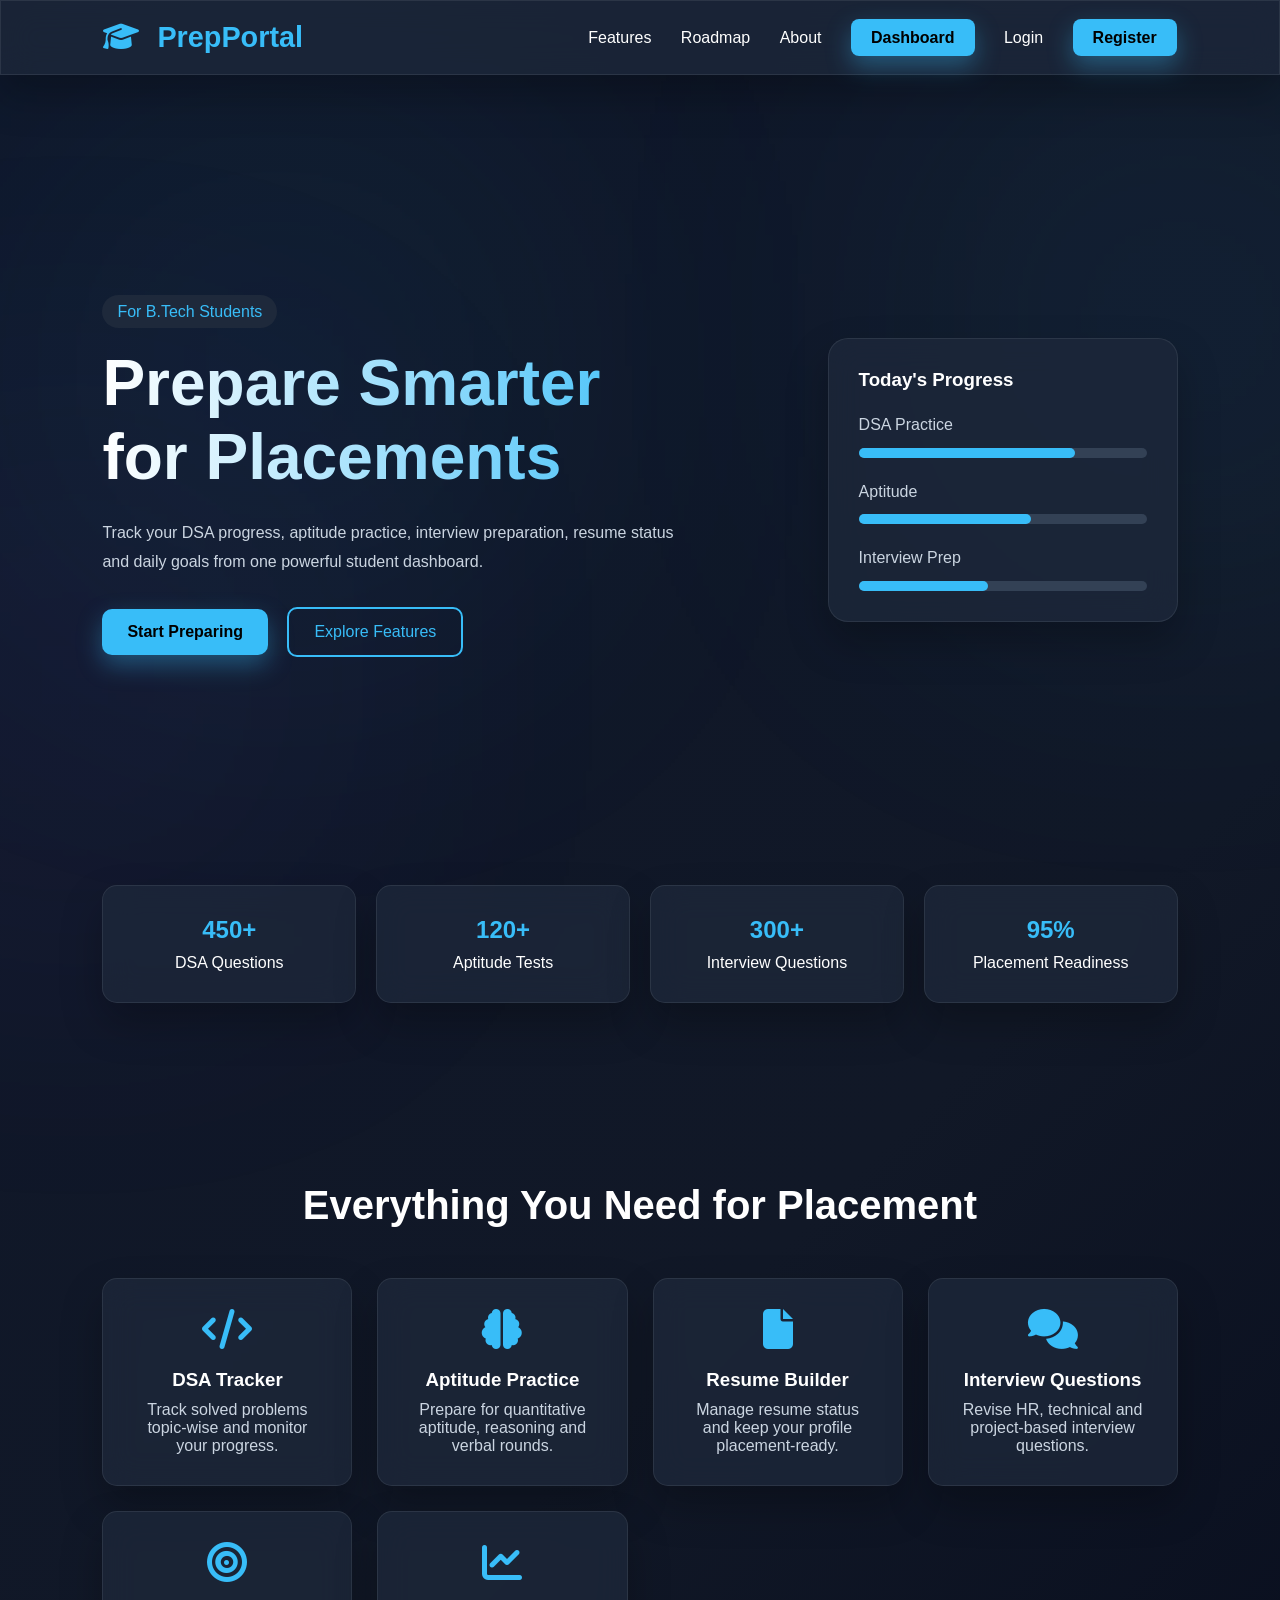
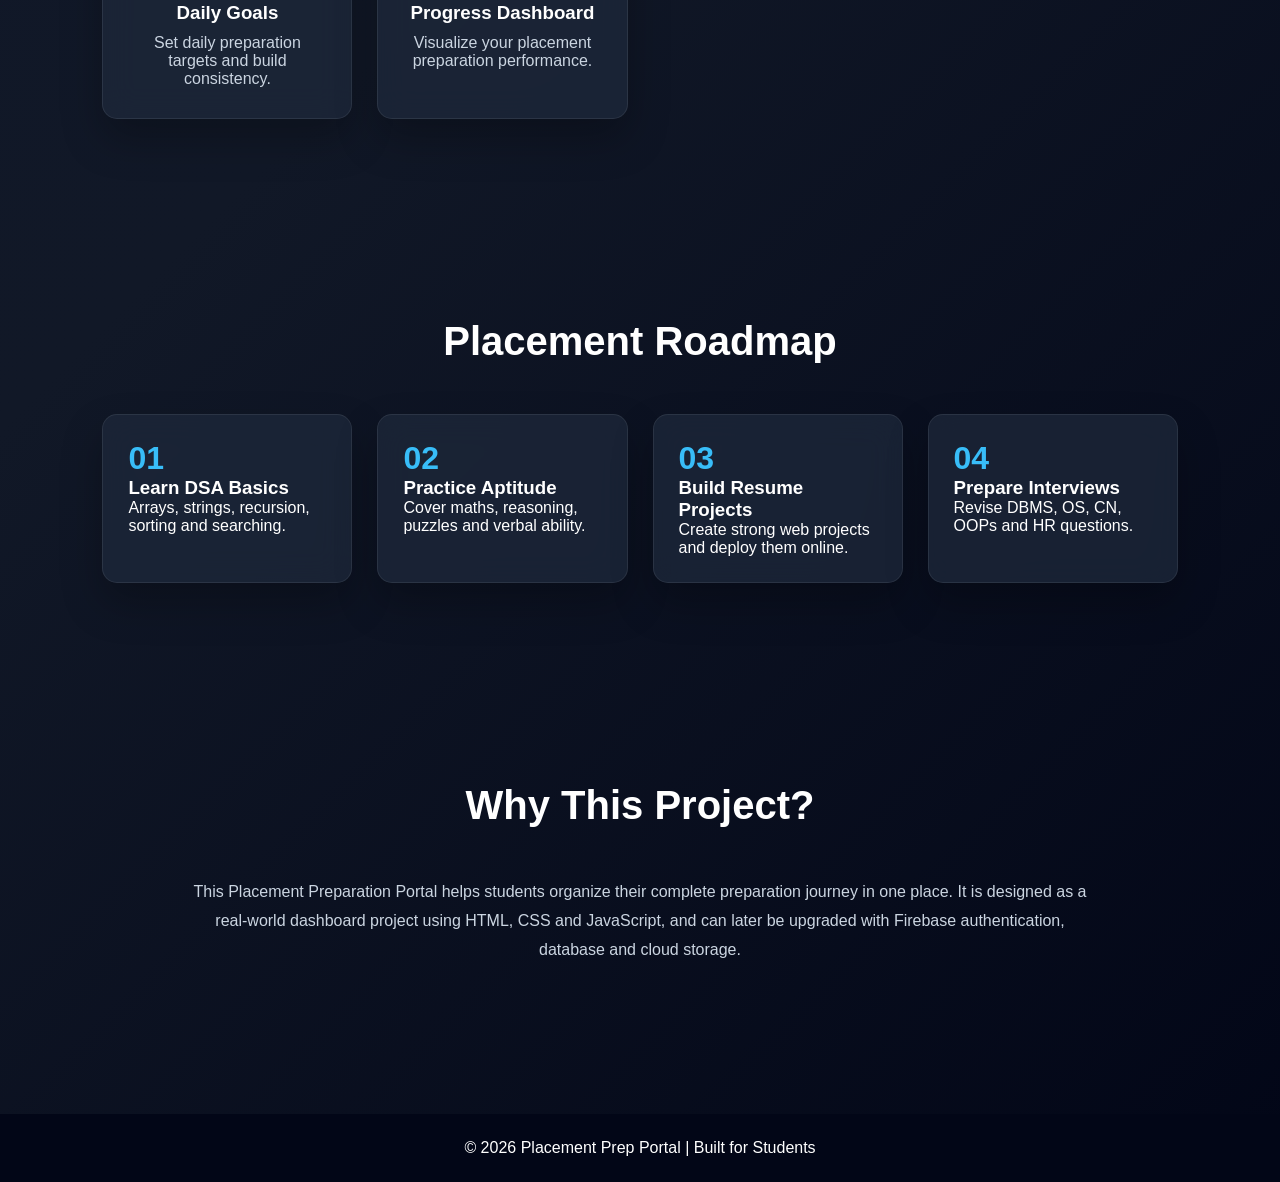
<file: index.html>
<!DOCTYPE html>
<html lang="en">
<head>
    <meta charset="UTF-8">
    <meta name="viewport" content="width=device-width, initial-scale=1.0">
    <title>Placement Prep Portal</title>

    <link rel="stylesheet" href="style.css">

    <link rel="stylesheet"
    href="https://cdnjs.cloudflare.com/ajax/libs/font-awesome/6.5.1/css/all.min.css">
</head>

<body>

<header class="navbar">
    <div class="logo">
        <i class="fa-solid fa-graduation-cap"></i>
        PrepPortal
    </div>

    <nav>
        <a href="#features">Features</a>
        <a href="#roadmap">Roadmap</a>
        <a href="#about">About</a>
        <a href="login.html" class="login-btn">Dashboard</a>
        <a href="login.html">Login</a>
        <a href="register.html" class="login-btn">Register</a> 
    </nav>
</header>

<section class="hero">
    <div class="hero-content">
        <span class="tagline">For B.Tech Students</span>

        <h1>Prepare Smarter for Placements</h1>

        <p>
            Track your DSA progress, aptitude practice, interview preparation,
            resume status and daily goals from one powerful student dashboard.
        </p>

        <div class="hero-buttons">
            <a href="dashboard.html" class="primary-btn">Start Preparing</a>
            <a href="#features" class="secondary-btn">Explore Features</a>
        </div>
    </div>

    <div class="hero-card">
        <h3>Today's Progress</h3>

        <div class="progress-box">
            <p>DSA Practice</p>
            <div class="bar"><span style="width:75%"></span></div>
        </div>

        <div class="progress-box">
            <p>Aptitude</p>
            <div class="bar"><span style="width:60%"></span></div>
        </div>

        <div class="progress-box">
            <p>Interview Prep</p>
            <div class="bar"><span style="width:45%"></span></div>
        </div>
    </div>
</section>

<section class="stats">
    <div class="stat-card">
        <h2>450+</h2>
        <p>DSA Questions</p>
    </div>

    <div class="stat-card">
        <h2>120+</h2>
        <p>Aptitude Tests</p>
    </div>

    <div class="stat-card">
        <h2>300+</h2>
        <p>Interview Questions</p>
    </div>

    <div class="stat-card">
        <h2>95%</h2>
        <p>Placement Readiness</p>
    </div>
</section>

<section class="features" id="features">
    <h2>Everything You Need for Placement</h2>

    <div class="feature-grid">

        <div class="feature-card">
            <i class="fa-solid fa-code"></i>
            <h3>DSA Tracker</h3>
            <p>Track solved problems topic-wise and monitor your progress.</p>
        </div>

        <div class="feature-card">
            <i class="fa-solid fa-brain"></i>
            <h3>Aptitude Practice</h3>
            <p>Prepare for quantitative aptitude, reasoning and verbal rounds.</p>
        </div>

        <div class="feature-card">
            <i class="fa-solid fa-file"></i>
            <h3>Resume Builder</h3>
            <p>Manage resume status and keep your profile placement-ready.</p>
        </div>

        <div class="feature-card">
            <i class="fa-solid fa-comments"></i>
            <h3>Interview Questions</h3>
            <p>Revise HR, technical and project-based interview questions.</p>
        </div>

        <div class="feature-card">
            <i class="fa-solid fa-bullseye"></i>
            <h3>Daily Goals</h3>
            <p>Set daily preparation targets and build consistency.</p>
        </div>

        <div class="feature-card">
            <i class="fa-solid fa-chart-line"></i>
            <h3>Progress Dashboard</h3>
            <p>Visualize your placement preparation performance.</p>
        </div>

    </div>
</section>

<section class="roadmap" id="roadmap">
    <h2>Placement Roadmap</h2>

    <div class="timeline">
        <div class="timeline-item">
            <span>01</span>
            <h3>Learn DSA Basics</h3>
            <p>Arrays, strings, recursion, sorting and searching.</p>
        </div>

        <div class="timeline-item">
            <span>02</span>
            <h3>Practice Aptitude</h3>
            <p>Cover maths, reasoning, puzzles and verbal ability.</p>
        </div>

        <div class="timeline-item">
            <span>03</span>
            <h3>Build Resume Projects</h3>
            <p>Create strong web projects and deploy them online.</p>
        </div>

        <div class="timeline-item">
            <span>04</span>
            <h3>Prepare Interviews</h3>
            <p>Revise DBMS, OS, CN, OOPs and HR questions.</p>
        </div>
    </div>
</section>

<section class="about" id="about">
    <h2>Why This Project?</h2>
    <p>
        This Placement Preparation Portal helps students organize their complete
        preparation journey in one place. It is designed as a real-world dashboard
        project using HTML, CSS and JavaScript, and can later be upgraded with
        Firebase authentication, database and cloud storage.
    </p>
</section>

<footer>
    <p>© 2026 Placement Prep Portal | Built for Students</p>
</footer>

</body>
</html>
</file>
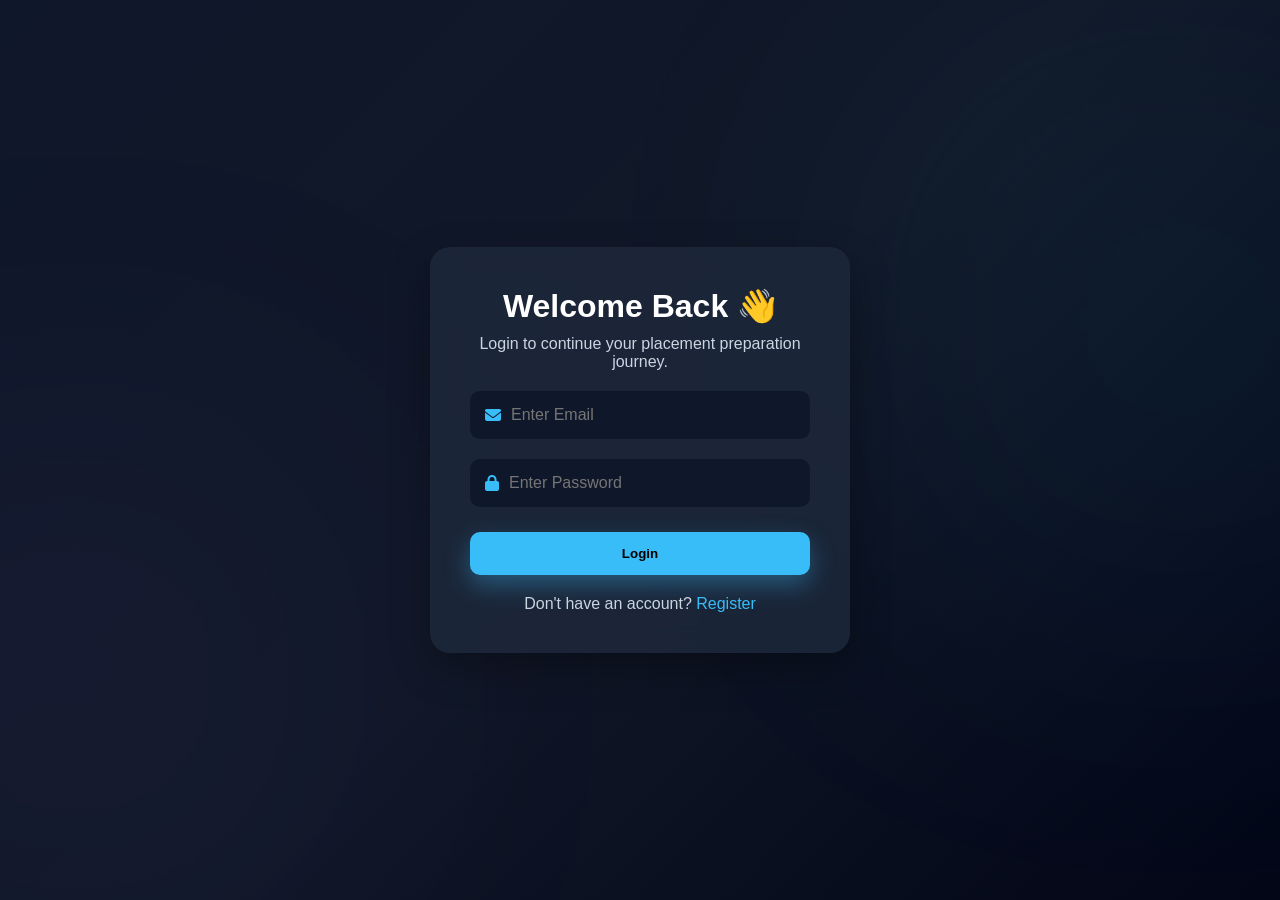
<file: login.html>
<!DOCTYPE html>
<html lang="en">
<head>
    <meta charset="UTF-8">
    <meta name="viewport" content="width=device-width, initial-scale=1.0">

    <title>Login - Placement Prep Portal</title>

    <link rel="stylesheet" href="style.css">

    <link rel="stylesheet"
    href="https://cdnjs.cloudflare.com/ajax/libs/font-awesome/6.5.1/css/all.min.css">
</head>

<body>

<div class="auth-container">

    <div class="auth-card">

        <h1>Welcome Back 👋</h1>
        <p>Login to continue your placement preparation journey.</p>

        <form id="loginForm">

            <div class="input-group">
                <i class="fa-solid fa-envelope"></i>
                <input
                    type="email"
                    id="email"
                    placeholder="Enter Email"
                    required>
            </div>

            <div class="input-group">
                <i class="fa-solid fa-lock"></i>
                <input
                    type="password"
                    id="password"
                    placeholder="Enter Password"
                    required>
            </div>

            <button type="submit" class="primary-btn auth-btn">
                Login
            </button>

        </form>

        <p class="auth-link">
            Don't have an account?
            <a href="register.html">Register</a>
        </p>

    </div>

</div>

<script>

document.getElementById("loginForm")
.addEventListener("submit", function(e){

    e.preventDefault();

    const email =
        document.getElementById("email").value;

    const password =
        document.getElementById("password").value;

    const savedUser =
        JSON.parse(localStorage.getItem("user"));

    if(
        savedUser &&
        savedUser.email === email &&
        savedUser.password === password
    ){ 
        localStorage.setItem(
        "loggedInUser",
        savedUser.name
       );

        alert("Login Successful 🎉");

setTimeout(() => {
    window.location.href = "dashboard.html";
}, 500);

    }else{

        alert("Invalid Email or Password");

    }

});

</script>

</body>
</html>
</file>
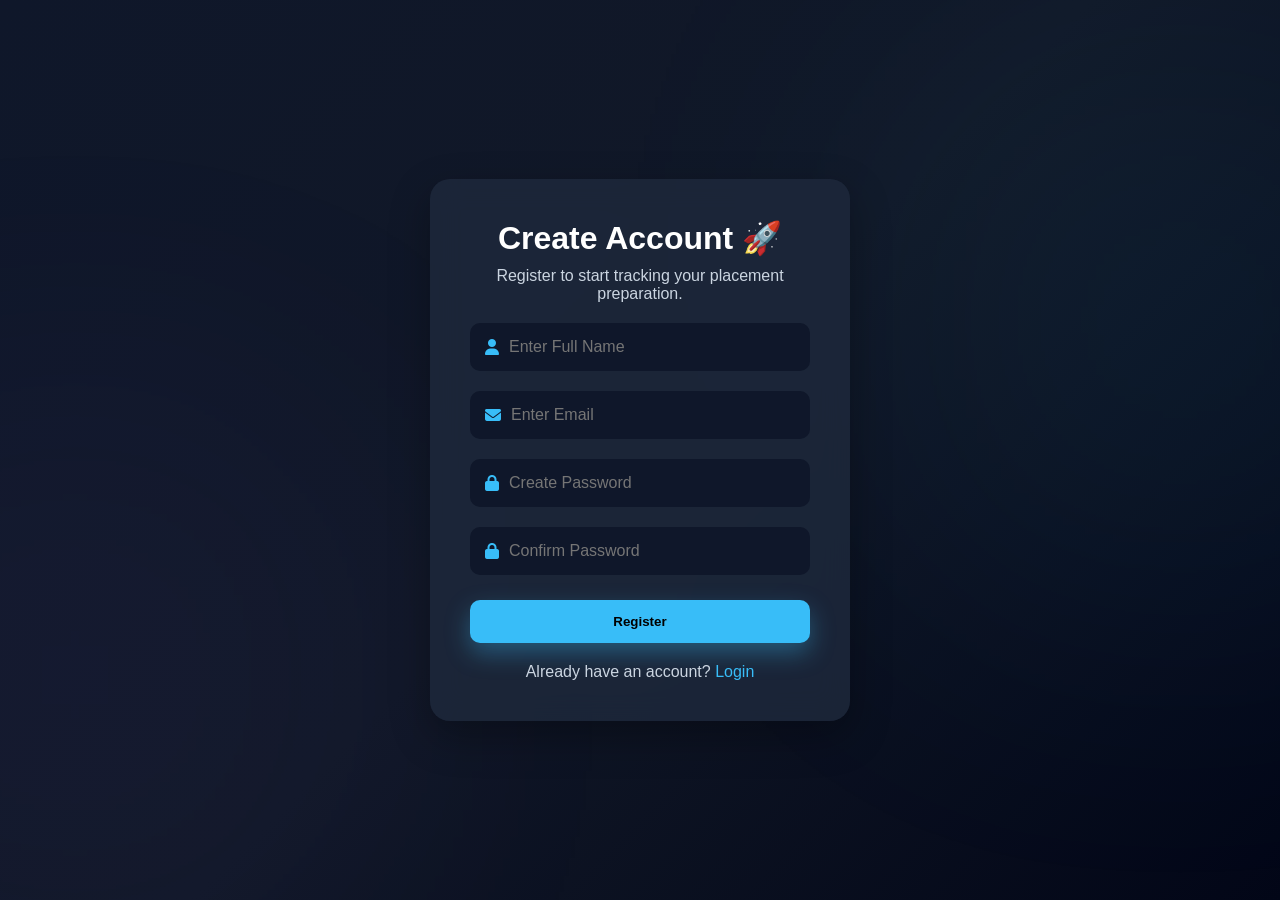
<file: register.html>
<!DOCTYPE html>
<html lang="en">
<head>
    <meta charset="UTF-8">
    <meta name="viewport" content="width=device-width, initial-scale=1.0">
    <title>Register - Placement Prep Portal</title>

    <link rel="stylesheet" href="style.css">

    <link rel="stylesheet"
    href="https://cdnjs.cloudflare.com/ajax/libs/font-awesome/6.5.1/css/all.min.css">
</head>

<body>

<div class="auth-container">

    <div class="auth-card">

        <h1>Create Account 🚀</h1>
        <p>Register to start tracking your placement preparation.</p>

        <form id="registerForm">

            <div class="input-group">
                <i class="fa-solid fa-user"></i>
                <input type="text" id="name" placeholder="Enter Full Name" required>
            </div>

            <div class="input-group">
                <i class="fa-solid fa-envelope"></i>
                <input type="email" id="email" placeholder="Enter Email" required>
            </div>

            <div class="input-group">
                <i class="fa-solid fa-lock"></i>
                <input type="password" id="password" placeholder="Create Password" required>
            </div>

            <div class="input-group">
                <i class="fa-solid fa-lock"></i>
                <input type="password" id="confirmPassword" placeholder="Confirm Password" required>
            </div>

            <button type="submit" class="primary-btn auth-btn">
                Register
            </button>

        </form>

        <p class="auth-link">
            Already have an account?
            <a href="login.html">Login</a>
        </p>

    </div>

</div>

<script>
document.getElementById("registerForm").addEventListener("submit", function(e){
    e.preventDefault();

    const name = document.getElementById("name").value.trim();
    const email = document.getElementById("email").value.trim();
    const password = document.getElementById("password").value;
    const confirmPassword = document.getElementById("confirmPassword").value;

    if(password !== confirmPassword){
        alert("Passwords do not match!");
        return;
    }

    const user = {
        name: name,
        email: email,
        password: password
    };

    localStorage.setItem("user", JSON.stringify(user));

    alert("Registration Successful 🎉 Please login now.");
    window.location.href = "login.html";
});
</script>

</body>
</html>
</file>
<file: style.css>
*{
    margin:0;
    padding:0;
    box-sizing:border-box;
    font-family:'Poppins',sans-serif;
}

body{
    background:linear-gradient(135deg,#0f172a,#111827,#020617);
    color:white;
    overflow-x:hidden;
}

html{
    scroll-behavior:smooth;
}

/* NAVBAR */

.navbar{
    display:flex;
    justify-content:space-between;
    align-items:center;
    padding:20px 8%;
    background:rgba(15,23,42,0.9);
    backdrop-filter:blur(10px);
    position:sticky;
    top:0;
    z-index:1000;
}

.logo{
    font-size:1.8rem;
    font-weight:700;
    color:#38bdf8;
}

.logo i{
    margin-right:10px;
}

nav a{
    text-decoration:none;
    color:white;
    margin-left:25px;
    transition:.3s;
}

nav a:hover{
    color:#38bdf8;
}

.login-btn{
    background:#38bdf8;
    color:black;
    padding:10px 20px;
    border-radius:8px;
    font-weight:600;
}

/* HERO */

.hero{
    min-height:90vh;
    display:flex;
    justify-content:space-between;
    align-items:center;
    padding:80px 8%;
    position:relative;
}

.hero::before{
    content:"";
    position:absolute;
    width:350px;
    height:350px;
    background:#38bdf8;
    filter:blur(180px);
    opacity:.15;
    top:120px;
    left:100px;
    z-index:-1;
}

.hero-content{
    width:55%;
}

.tagline{
    background:#1e293b;
    color:#38bdf8;
    padding:8px 15px;
    border-radius:20px;
}

.hero h1{
    font-size:4rem;
    margin:25px 0;
}

.hero p{
    color:#cbd5e1;
    line-height:1.8;
}

.hero-buttons{
    margin-top:30px;
}

.primary-btn,
.secondary-btn{
    text-decoration:none;
    display:inline-block;
    padding:14px 25px;
    border-radius:10px;
    margin-right:15px;
    transition:.3s;
}

.primary-btn{
    background:#38bdf8;
    color:black;
    font-weight:600;
}

.secondary-btn{
    border:2px solid #38bdf8;
    color:#38bdf8;
}

.primary-btn:hover,
.secondary-btn:hover{
    transform:translateY(-4px);
}

.hero-card{
    width:350px;
    background:#1e293b;
    padding:30px;
    border-radius:20px;
    box-shadow:0 10px 30px rgba(0,0,0,.4);
}

.progress-box{
    margin-top:20px;
}

.bar{
    width:100%;
    height:10px;
    background:#334155;
    border-radius:10px;
    margin-top:8px;
}

.bar span{
    display:block;
    height:100%;
    background:#38bdf8;
    border-radius:10px;
}

/* STATS */

.stats{
    display:grid;
    grid-template-columns:repeat(4,1fr);
    gap:20px;
    padding:0 8% 80px;
}

.stat-card{
    background:#1e293b;
    padding:30px;
    border-radius:15px;
    text-align:center;
}

.stat-card h2{
    color:#38bdf8;
    margin-bottom:10px;
}

/* FEATURES */

.features{
    padding:100px 8%;
}

.features h2,
.roadmap h2,
.about h2{
    text-align:center;
    font-size:2.5rem;
    margin-bottom:50px;
}

.feature-grid{
    display:grid;
    grid-template-columns:repeat(auto-fit,minmax(250px,1fr));
    gap:25px;
}

.feature-card{
    background:#1e293b;
    padding:30px;
    border-radius:15px;
    text-align:center;
    transition:.3s;
}

.feature-card:hover{
    transform:translateY(-10px);
}

.feature-card i{
    font-size:2.5rem;
    color:#38bdf8;
    margin-bottom:20px;
}

.feature-card p{
    color:#cbd5e1;
    margin-top:10px;
}

/* ROADMAP */

.roadmap{
    padding:100px 8%;
}

.timeline{
    display:grid;
    grid-template-columns:repeat(auto-fit,minmax(250px,1fr));
    gap:25px;
}

.timeline-item{
    background:#1e293b;
    padding:25px;
    border-radius:15px;
}

.timeline-item span{
    font-size:2rem;
    color:#38bdf8;
    font-weight:bold;
}

/* ABOUT */

.about{
    padding:100px 12%;
    text-align:center;
}

.about p{
    max-width:900px;
    margin:auto;
    color:#cbd5e1;
    line-height:1.8;
}

/* FOOTER */

footer{
    background:#020617;
    text-align:center;
    padding:25px;
    margin-top:50px;
}

/* DASHBOARD */

.dashboard{
    display:flex;
    min-height:100vh;
}

.dashboard-sidebar{
    width:260px;
    background:#111827;
    padding:30px;
}

.dashboard-sidebar h2{
    color:#38bdf8;
    margin-bottom:40px;
}

.dashboard-sidebar ul{
    list-style:none;
}

.dashboard-sidebar li{
    padding:15px 0;
    cursor:pointer;
    transition:.3s;
}

.dashboard-sidebar li:hover{
    color:#38bdf8;
}

.dashboard-main{
    flex:1;
    padding:40px;
}

.dashboard-header{
    display:flex;
    justify-content:space-between;
    align-items:center;
}

.dashboard-cards{
    display:grid;
    grid-template-columns:repeat(4,1fr);
    gap:20px;
    margin-top:40px;
}

.dash-card{
    background:#1e293b;
    padding:30px;
    border-radius:15px;
    text-align:center;
}

.dash-card h2{
    color:#38bdf8;
    margin-top:10px;
}

.goal-section{
    background:#1e293b;
    margin-top:40px;
    padding:30px;
    border-radius:15px;
}

.task{
    margin-top:15px;
}

.pomodoro{
    margin-top:40px;
    background:#1e293b;
    padding:30px;
    border-radius:15px;
    text-align:center;
}

#timer{
    font-size:4rem;
    color:#38bdf8;
    margin:20px 0;
}

.notes-section{
    background:#1e293b;
    margin-top:30px;
    padding:30px;
    border-radius:15px;
}

.notes-section textarea{
    width:100%;
    height:150px;
    margin-top:15px;
    background:#0f172a;
    color:white;
    border:none;
    border-radius:10px;
    padding:15px;
}

/* RESPONSIVE */

@media(max-width:900px){

.hero{
    flex-direction:column;
    text-align:center;
    gap:50px;
}

.hero-content{
    width:100%;
}

.hero h1{
    font-size:2.8rem;
}

.hero-card{
    width:100%;
}

.stats{
    grid-template-columns:repeat(2,1fr);
}

.dashboard{
    flex-direction:column;
}

.dashboard-sidebar{
    width:100%;
}

.dashboard-cards{
    grid-template-columns:repeat(2,1fr);
}
}

.chart-section{
    background:#1e293b;
    margin-top:30px;
    padding:30px;
    border-radius:15px;
}

.chart-bars{
    display:flex;
    justify-content:space-around;
    align-items:flex-end;
    height:250px;
    margin-top:20px;
}

.bar-item{
    text-align:center;
}

.chart-bar{
    width:50px;
    background:#38bdf8;
    border-radius:10px 10px 0 0;
    transition:0.5s;
}

.chart-bar:hover{
    background:#60d8ff;
}

/* PREMIUM UI UPGRADE */

.navbar,
.dashboard-sidebar,
.hero-card,
.feature-card,
.timeline-item,
.stat-card,
.dash-card,
.goal-section,
.pomodoro,
.notes-section,
.chart-section{
    background: rgba(30, 41, 59, 0.75);
    backdrop-filter: blur(16px);
    border: 1px solid rgba(255,255,255,0.08);
    box-shadow: 0 20px 40px rgba(0,0,0,0.25);
}

.hero h1{
    background: linear-gradient(90deg,#ffffff,#38bdf8);
    -webkit-background-clip: text;
    background-clip: text;
    -webkit-text-fill-color: transparent;
}

.primary-btn,
.login-btn{
    box-shadow: 0 10px 25px rgba(56,189,248,0.35);
}

.feature-card:hover,
.stat-card:hover,
.dash-card:hover,
.timeline-item:hover{
    transform: translateY(-10px) scale(1.02);
    border-color: rgba(56,189,248,0.4);
}

.dashboard-sidebar li{
    padding: 14px 18px;
    border-radius: 10px;
}

.dashboard-sidebar li:hover{
    background: rgba(56,189,248,0.12);
}

.dash-card h2{
    font-size: 2.4rem;
}

.task{
    background: #0f172a;
    padding: 14px 18px;
    border-radius: 10px;
    margin-top: 12px;
}

.task input{
    margin-right: 10px;
    accent-color: #38bdf8;
}

.notes-section textarea{
    resize: none;
    outline: none;
    border: 1px solid rgba(255,255,255,0.08);
}

.notes-section textarea:focus{
    border-color: #38bdf8;
    box-shadow: 0 0 15px rgba(56,189,248,0.25);
}

.chart-bar{
    background: linear-gradient(180deg,#38bdf8,#0ea5e9);
    box-shadow: 0 8px 20px rgba(56,189,248,0.35);
}

body::before{
    content:"";
    position:fixed;
    width:400px;
    height:400px;
    background:#38bdf8;
    filter:blur(180px);
    opacity:0.12;
    right:-100px;
    top:120px;
    z-index:-1;
}

body::after{
    content:"";
    position:fixed;
    width:350px;
    height:350px;
    background:#8b5cf6;
    filter:blur(180px);
    opacity:0.12;
    left:-100px;
    bottom:50px;
    z-index:-1;
}

.profile-card{
    display:flex;
    align-items:center;
    gap:20px;
    background:#1e293b;
    padding:20px;
    border-radius:15px;
    margin-top:25px;
}

.profile-card img{
    width:80px;
    height:80px;
    border-radius:50%;
}

.progress-line{
    width:100%;
    height:8px;
    background:#334155;
    border-radius:10px;
    margin-top:15px;
}

.progress-fill{
    height:100%;
    background:linear-gradient(90deg,#38bdf8,#60d8ff);
    border-radius:10px;
}

.dash-card i{
    font-size:2rem;
    color:#38bdf8;
    margin-bottom:10px;
}
.quick-stats{
    display:grid;
    grid-template-columns:repeat(4,1fr);
    gap:20px;
    margin-top:20px;
}

.mini-card{
    background:#1e293b;
    padding:20px;
    border-radius:15px;
    text-align:center;
    transition:.3s;
}

.mini-card:hover{
    transform:translateY(-5px);
}

.mini-card h2{
    color:#38bdf8;
    margin-top:10px;
}
.profile-progress{
    width:250px;
    height:8px;
    background:#334155;
    border-radius:10px;
    margin-top:10px;
}

.profile-fill{
    width:82%;
    height:100%;
    background:#38bdf8;
    border-radius:10px;
}
.dashboard-footer{
    text-align:center;
    padding:30px;
    color:#94a3b8;
}

.dashboard-grid{
    display:grid;
    grid-template-columns:2fr 1fr;
    gap:25px;
    margin-top:30px;
}

@media(max-width:1000px){
    .dashboard-grid{
        grid-template-columns:1fr;
    }
}

.dashboard-banner{
    margin-top:20px;
    background:linear-gradient(
        135deg,
        #38bdf8,
        #2563eb
    );
    padding:25px;
    border-radius:20px;

    display:flex;
    justify-content:space-between;
    align-items:center;
}

.dashboard-banner h2{
    margin-bottom:8px;
}

.dashboard-banner p{
    opacity:0.9;
}

.task-status{
    color:#38bdf8;
    margin-top:8px;
    margin-bottom:20px;
}

/* LOGIN & REGISTER */

.auth-container{
    min-height:100vh;
    display:flex;
    justify-content:center;
    align-items:center;
    padding:20px;
}

.auth-card{
    width:420px;
    background:rgba(30,41,59,0.85);
    backdrop-filter:blur(15px);
    padding:40px;
    border-radius:20px;
    box-shadow:0 15px 40px rgba(0,0,0,.3);
}

.auth-card h1{
    text-align:center;
    margin-bottom:10px;
}

.auth-card p{
    text-align:center;
    color:#cbd5e1;
}

.input-group{
    margin-top:20px;
    background:#0f172a;
    border-radius:10px;
    display:flex;
    align-items:center;
    padding:15px;
}

.input-group i{
    color:#38bdf8;
    margin-right:10px;
}

.input-group input{
    width:100%;
    background:none;
    border:none;
    outline:none;
    color:white;
    font-size:16px;
}

.auth-btn{
    width:100%;
    margin-top:25px;
    border:none;
    cursor:pointer;
}

.auth-link{
    margin-top:20px;
}

.auth-link a{
    color:#38bdf8;
    text-decoration:none;
}
.dash-card:hover,
.mini-card:hover{
    box-shadow: 0 0 25px rgba(56,189,248,0.25);
}
</file>
